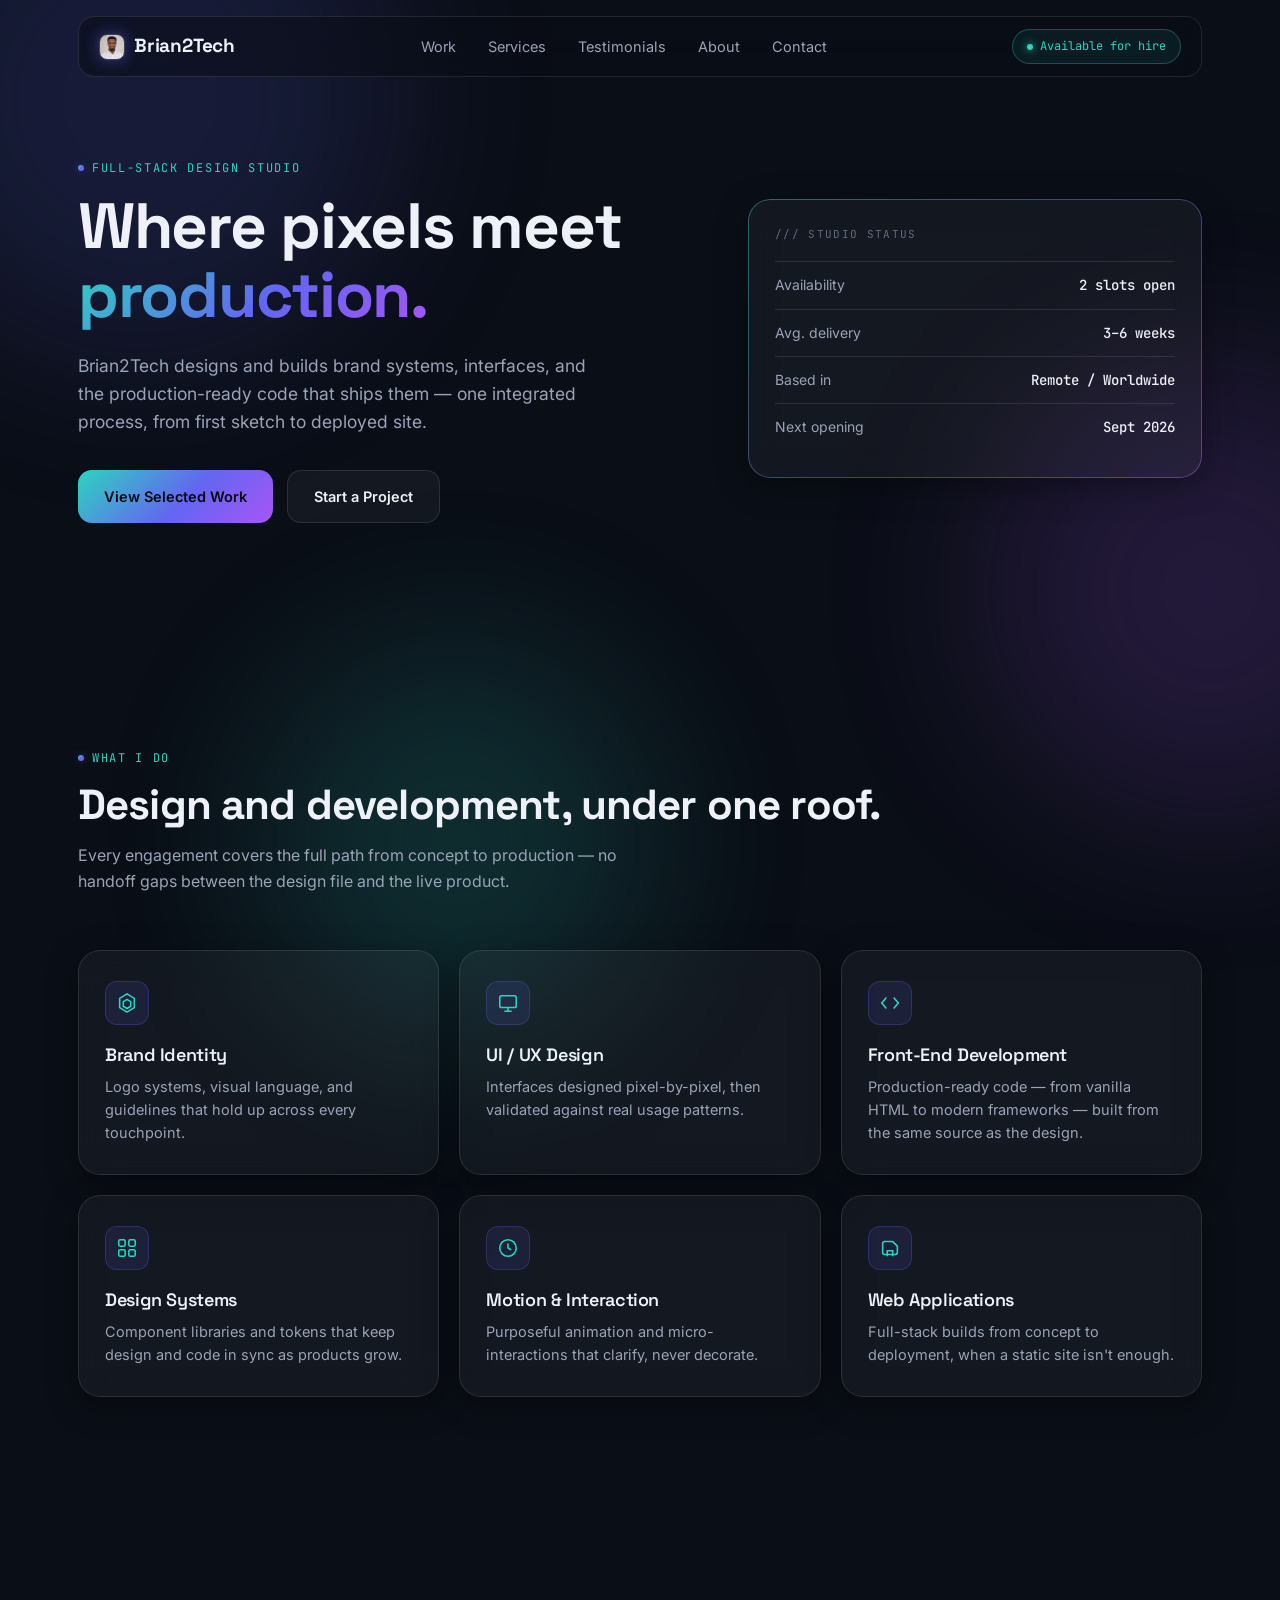
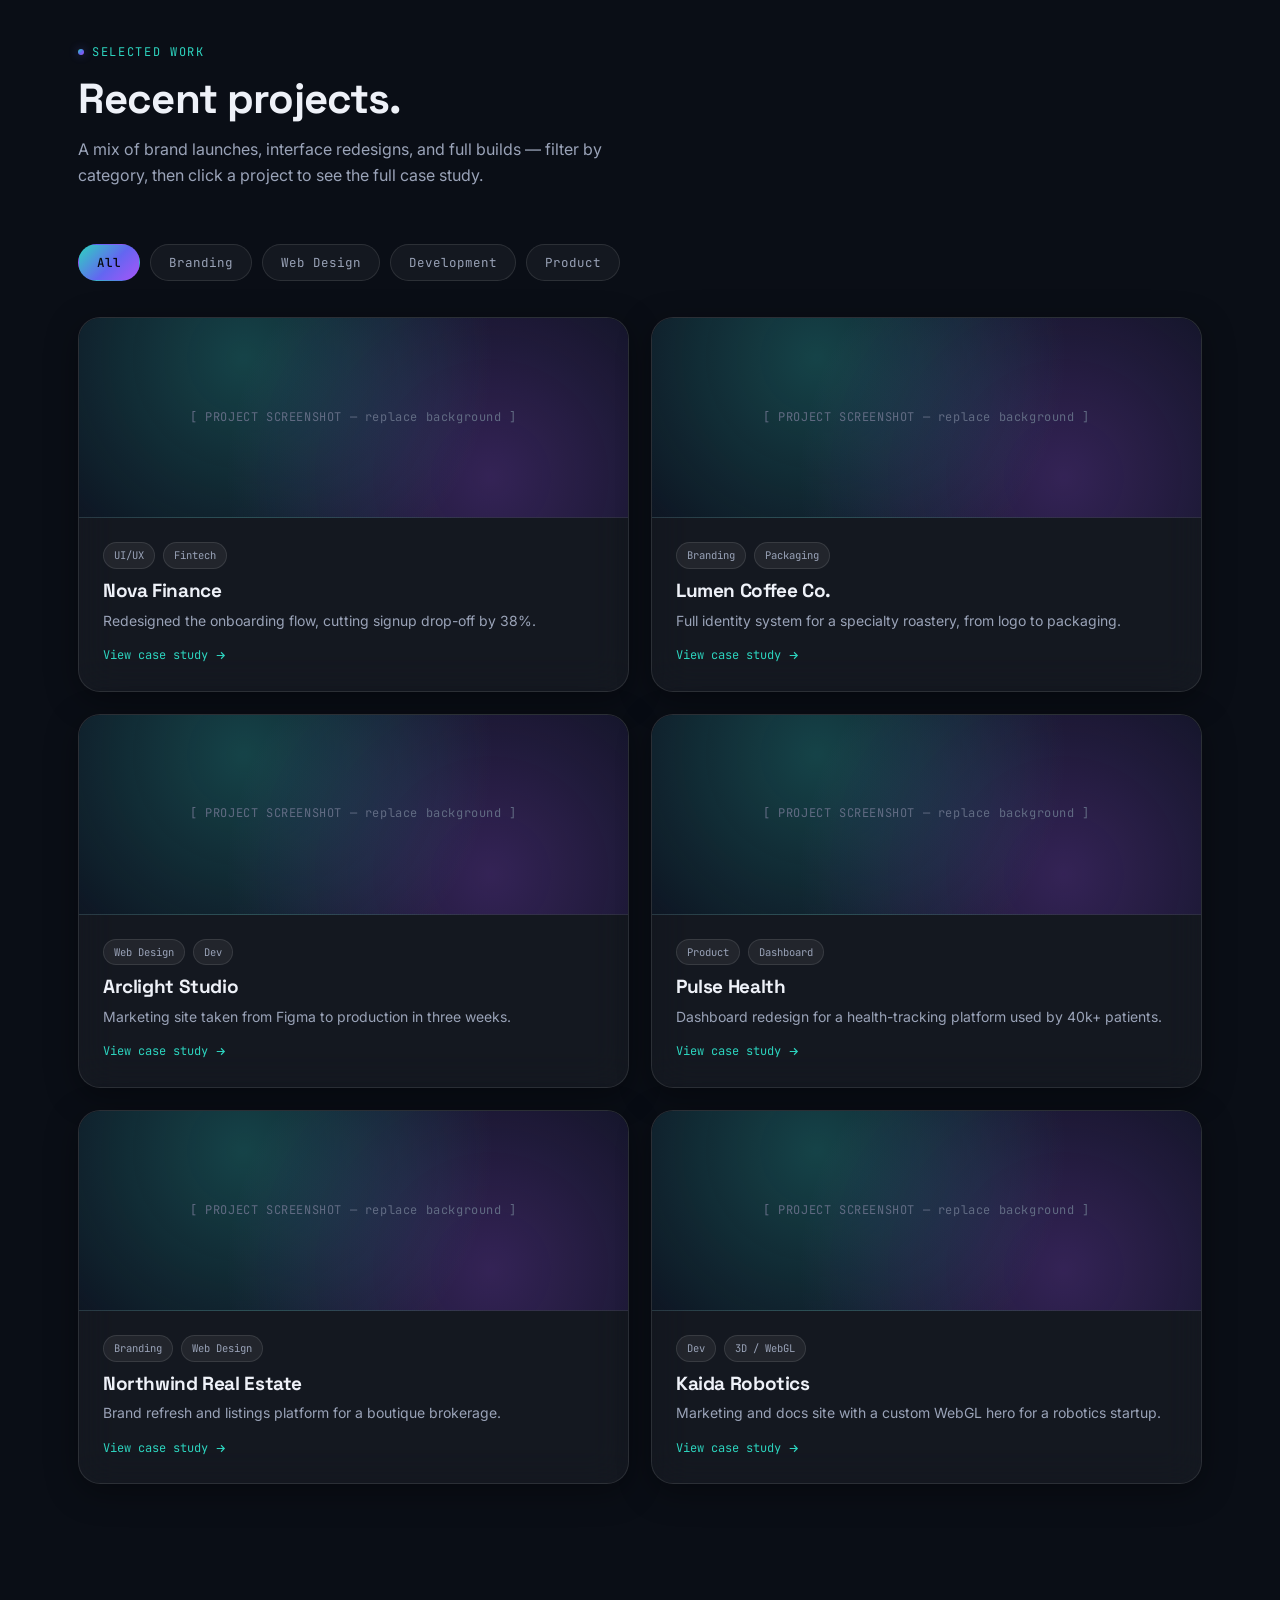
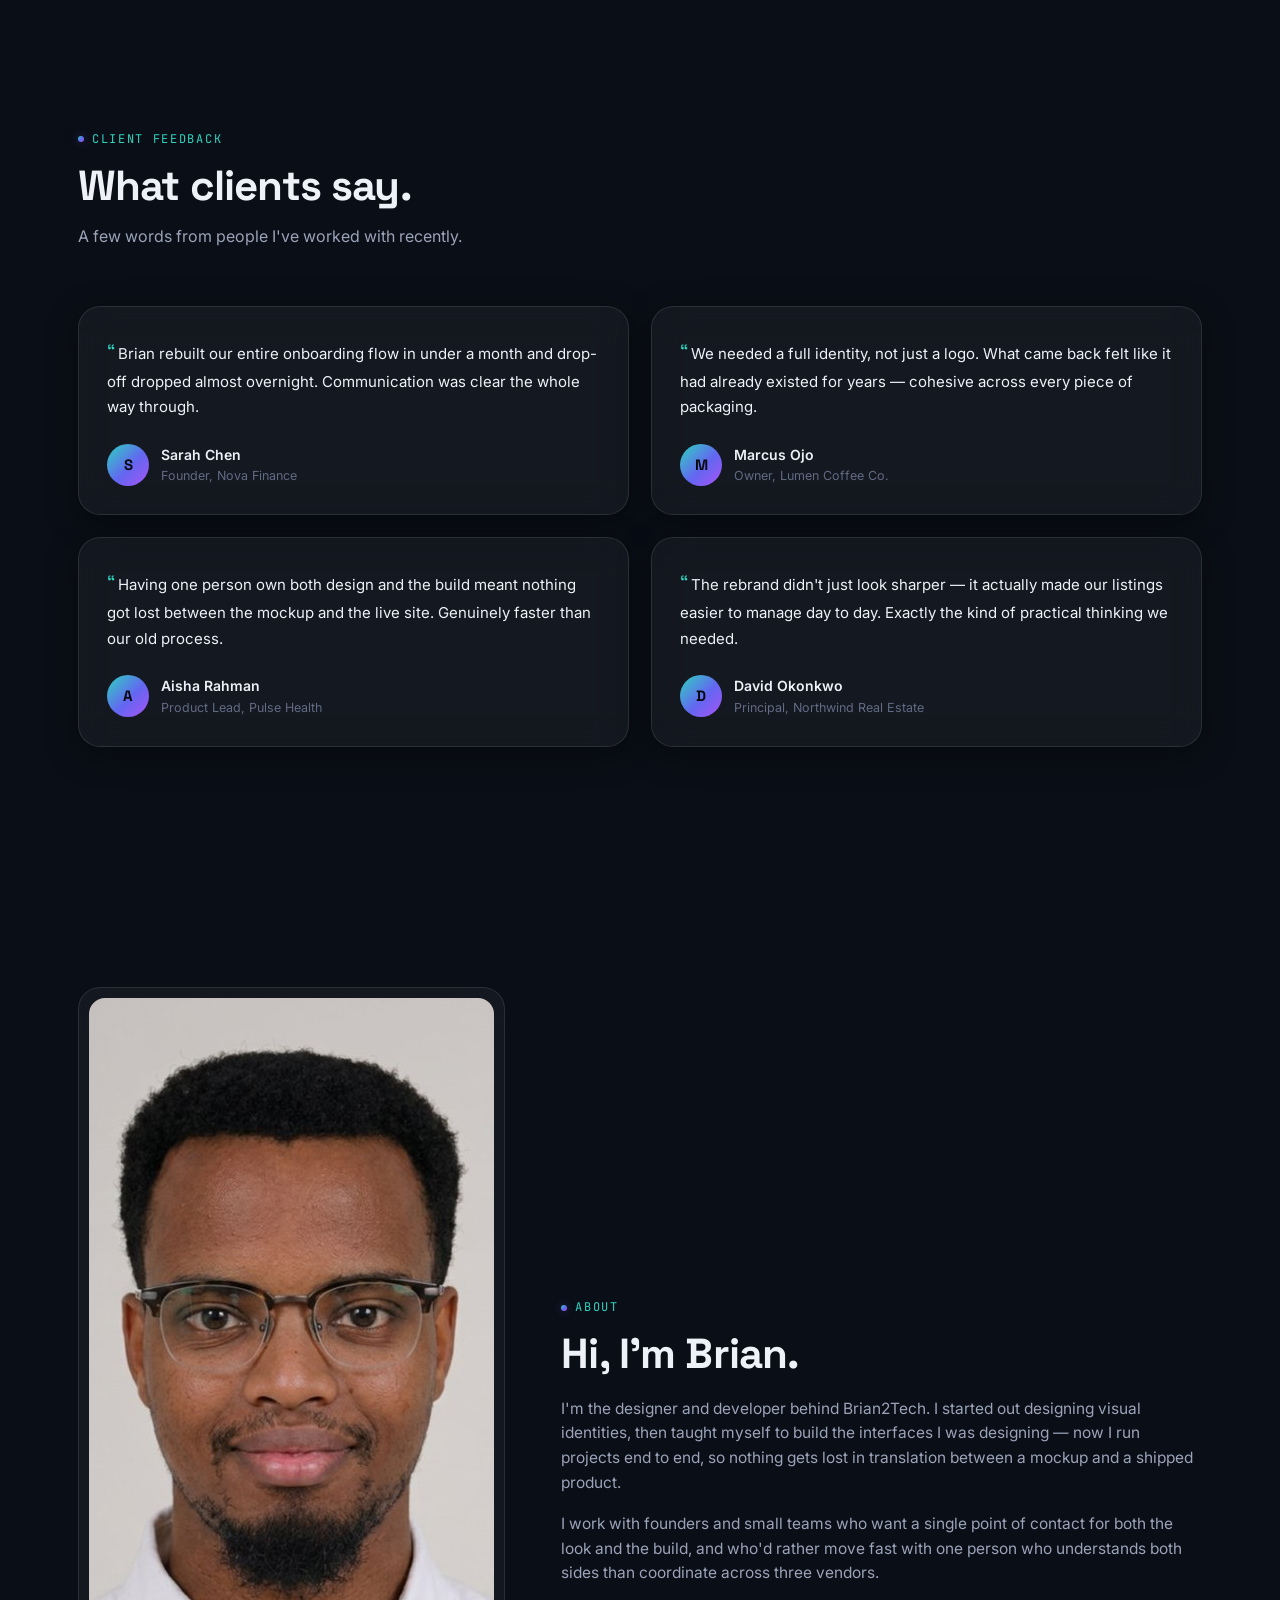
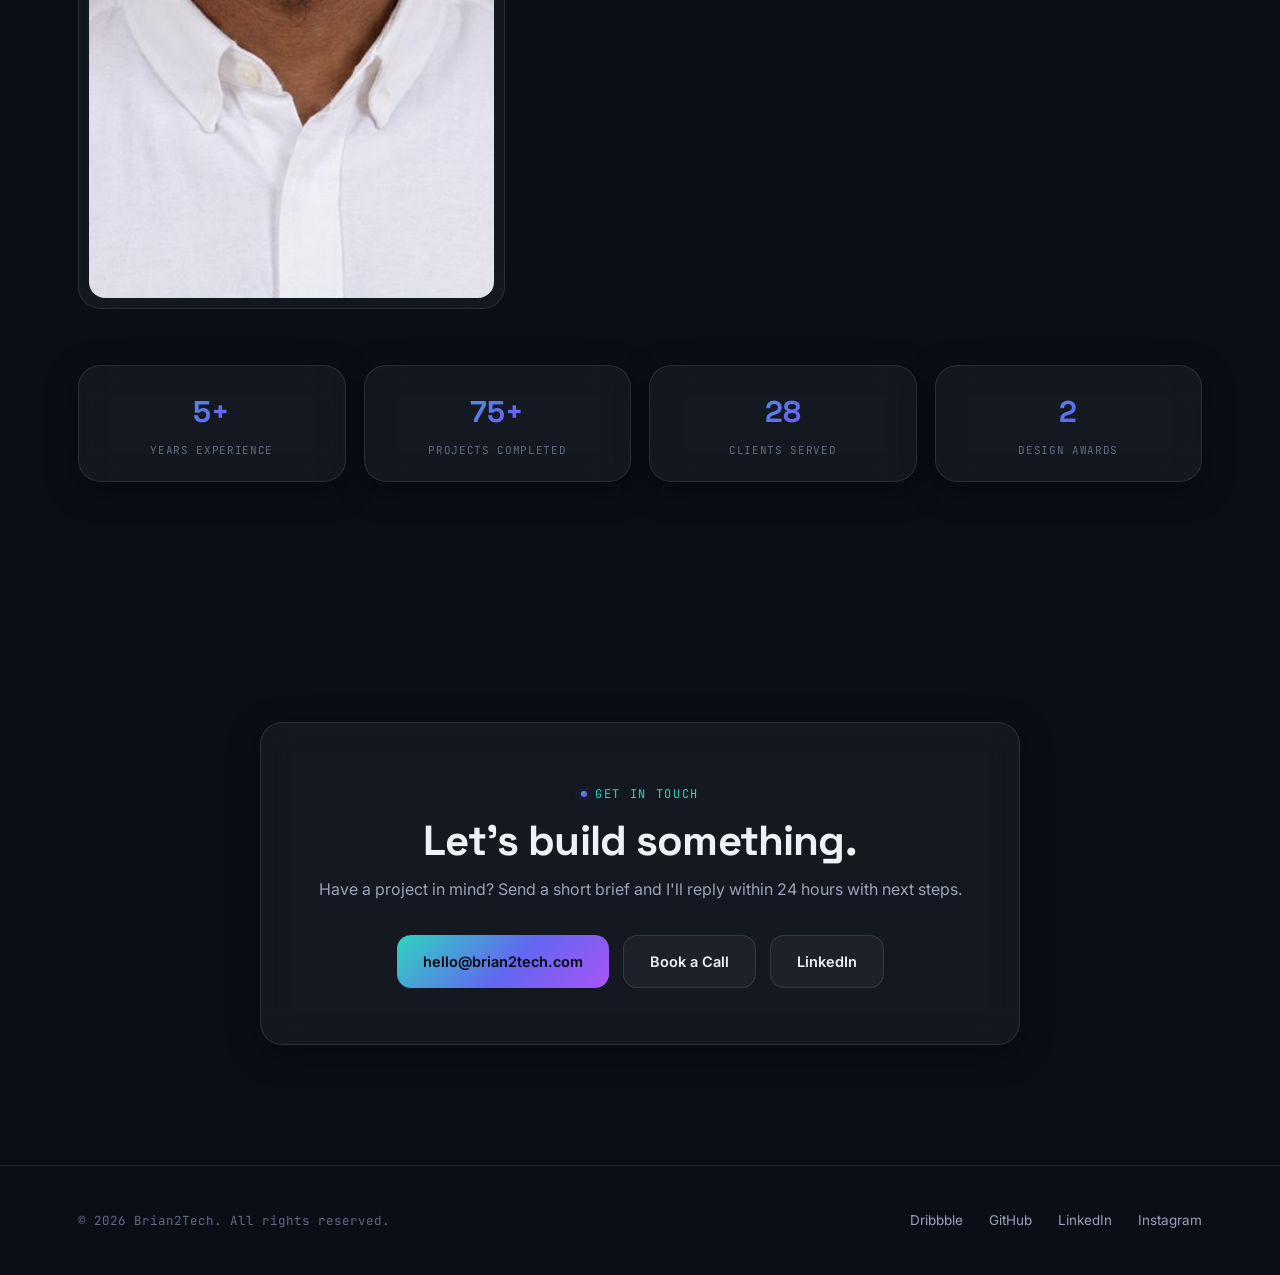
<file: index.html>
<!DOCTYPE html>
<html lang="en">
<head>
<meta charset="UTF-8">
<meta name="viewport" content="width=device-width, initial-scale=1.0">
<title>Brian2Tech — Full-Stack Design Studio</title>
<meta name="description" content="Brian2Tech is a full-stack graphic design studio — brand systems, interfaces, and the production code that ships them.">

<!-- Social preview (shown when the link is shared on LinkedIn, X, Slack, etc.)
     PLACEHOLDER: update the og:url once your GitHub Pages URL is live -->
<meta property="og:title" content="Brian2Tech — Full-Stack Design Studio">
<meta property="og:description" content="Design it. Build it. Ship it.">
<meta property="og:image" content="images/brian-photo.jpg">
<meta property="og:type" content="website">
<meta name="twitter:card" content="summary_large_image">

<link rel="preconnect" href="https://fonts.googleapis.com">
<link rel="preconnect" href="https://fonts.gstatic.com" crossorigin>
<link href="https://fonts.googleapis.com/css2?family=Space+Grotesk:wght@500;600;700&family=Inter:wght@400;500;600&family=JetBrains+Mono:wght@400;500&display=swap" rel="stylesheet">
<link rel="stylesheet" href="styles.css">
<link rel="icon" type="image/png" href="images/favicon-32.png">
<link rel="apple-touch-icon" href="images/apple-touch-icon.png">
</head>
<body>

<div class="orb orb-1" aria-hidden="true"></div>
<div class="orb orb-2" aria-hidden="true"></div>
<div class="orb orb-3" aria-hidden="true"></div>

<!-- ============================================================
     NAV
     ============================================================ -->
<header>
  <div class="nav-inner">
    <nav class="nav-glass">
      <a href="#top" class="logo" aria-label="Brian2Tech home">
        <img class="logo-mark" src="images/brian-logo.png" alt="" width="26" height="26">
        Brian2Tech
      </a>

      <ul class="nav-links" id="navLinks">
        <li><a href="#work">Work</a></li>
        <li><a href="#services">Services</a></li>
        <li><a href="#testimonials">Testimonials</a></li>
        <li><a href="#about">About</a></li>
        <li><a href="#contact">Contact</a></li>
      </ul>

      <div class="nav-right">
        <span class="status-pill"><span class="dot" aria-hidden="true"></span>Available for hire</span>
        <button class="nav-toggle" id="navToggle" aria-label="Toggle navigation menu" aria-expanded="false" aria-controls="navLinks">☰</button>
      </div>
    </nav>
  </div>
</header>

<main id="top">

  <!-- ============================================================
       HERO
       ============================================================ -->
  <div class="wrap">
    <section class="hero">
      <div>
        <span class="eyebrow">Full-stack design studio</span>
        <h1>Where pixels meet <span class="grad">production.</span></h1>
        <p class="hero-sub">
          <!-- PLACEHOLDER COPY: adjust positioning statement to match real service offering -->
          Brian2Tech designs and builds brand systems, interfaces, and the
          production-ready code that ships them — one integrated process,
          from first sketch to deployed site.
        </p>
        <div class="cta-row">
          <a href="#work" class="btn btn-primary">View Selected Work</a>
          <a href="#contact" class="btn btn-ghost">Start a Project</a>
        </div>
      </div>

      <div class="hero-card glass reveal">
        <div class="hero-card-label">/// Studio status</div>
        <div class="hero-card-row"><span>Availability</span><span class="live">2 slots open</span></div>
        <div class="hero-card-row"><span>Avg. delivery</span><span>3–6 weeks</span></div>
        <div class="hero-card-row"><span>Based in</span><span>Remote / Worldwide</span></div>
        <div class="hero-card-row"><span>Next opening</span><span>Sept 2026</span></div>
      </div>
    </section>
  </div>

  <!-- ============================================================
       SERVICES
       ============================================================ -->
  <section id="services">
    <div class="wrap">
      <span class="eyebrow">What I do</span>
      <h2 class="reveal">Design and development, under one roof.</h2>
      <p class="section-sub reveal">
        Every engagement covers the full path from concept to production —
        no handoff gaps between the design file and the live product.
      </p>

      <div class="services-grid">
        <div class="service-card glass spotlight reveal">
          <div class="service-icon" aria-hidden="true"><svg width="22" height="22" viewBox="0 0 24 24" fill="none" stroke="currentColor" stroke-width="1.7"><path d="M12 2 L20 7 V17 L12 22 L4 17 V7 Z"/><path d="M12 8 L16 10.5 V15.5 L12 18 L8 15.5 V10.5 Z"/></svg></div>
          <h3>Brand Identity</h3>
          <p>Logo systems, visual language, and guidelines that hold up across every touchpoint.</p>
        </div>
        <div class="service-card glass spotlight reveal">
          <div class="service-icon" aria-hidden="true"><svg width="22" height="22" viewBox="0 0 24 24" fill="none" stroke="currentColor" stroke-width="1.7"><rect x="3" y="4" width="18" height="13" rx="2"/><path d="M8 21h8M12 17v4"/></svg></div>
          <h3>UI / UX Design</h3>
          <p>Interfaces designed pixel-by-pixel, then validated against real usage patterns.</p>
        </div>
        <div class="service-card glass spotlight reveal">
          <div class="service-icon" aria-hidden="true"><svg width="22" height="22" viewBox="0 0 24 24" fill="none" stroke="currentColor" stroke-width="1.7"><path d="M8 6 3 12l5 6M16 6l5 6-5 6"/></svg></div>
          <h3>Front-End Development</h3>
          <p>Production-ready code — from vanilla HTML to modern frameworks — built from the same source as the design.</p>
        </div>
        <div class="service-card glass spotlight reveal">
          <div class="service-icon" aria-hidden="true"><svg width="22" height="22" viewBox="0 0 24 24" fill="none" stroke="currentColor" stroke-width="1.7"><rect x="3" y="3" width="7" height="7" rx="1.5"/><rect x="14" y="3" width="7" height="7" rx="1.5"/><rect x="3" y="14" width="7" height="7" rx="1.5"/><rect x="14" y="14" width="7" height="7" rx="1.5"/></svg></div>
          <h3>Design Systems</h3>
          <p>Component libraries and tokens that keep design and code in sync as products grow.</p>
        </div>
        <div class="service-card glass spotlight reveal">
          <div class="service-icon" aria-hidden="true"><svg width="22" height="22" viewBox="0 0 24 24" fill="none" stroke="currentColor" stroke-width="1.7"><circle cx="12" cy="12" r="9"/><path d="M12 7v5l3.5 2"/></svg></div>
          <h3>Motion & Interaction</h3>
          <p>Purposeful animation and micro-interactions that clarify, never decorate.</p>
        </div>
        <div class="service-card glass spotlight reveal">
          <div class="service-icon" aria-hidden="true"><svg width="22" height="22" viewBox="0 0 24 24" fill="none" stroke="currentColor" stroke-width="1.7"><path d="M4 17V7a2 2 0 0 1 2-2h9l5 5v7a2 2 0 0 1-2 2H6a2 2 0 0 1-2-2Z"/><path d="M9 21v-6h6v6"/></svg></div>
          <h3>Web Applications</h3>
          <p>Full-stack builds from concept to deployment, when a static site isn't enough.</p>
        </div>
      </div>
    </div>
  </section>

  <!-- ============================================================
       SELECTED WORK — each card links to project.html?id=... for a
       full case-study page. Add a new project by (1) adding a card
       here and (2) adding a matching entry in project.html's data.
       ============================================================ -->
  <section id="work">
    <div class="wrap">
      <span class="eyebrow">Selected work</span>
      <h2 class="reveal">Recent projects.</h2>
      <p class="section-sub reveal">
        A mix of brand launches, interface redesigns, and full builds —
        filter by category, then click a project to see the full case study.
      </p>

      <div class="filter-row" role="group" aria-label="Filter projects by category">
        <button class="filter-btn active" data-filter="all">All</button>
        <button class="filter-btn" data-filter="branding">Branding</button>
        <button class="filter-btn" data-filter="web">Web Design</button>
        <button class="filter-btn" data-filter="dev">Development</button>
        <button class="filter-btn" data-filter="product">Product</button>
      </div>

      <div class="work-grid" id="workGrid">

        <a href="project.html?id=nova-finance" class="work-card glass reveal" data-category="product web">
          <div class="work-thumb">[ PROJECT SCREENSHOT — replace background ]</div>
          <div class="work-body">
            <div class="work-tags"><span class="tag">UI/UX</span><span class="tag">Fintech</span></div>
            <h3>Nova Finance</h3>
            <p>Redesigned the onboarding flow, cutting signup drop-off by 38%.</p>
            <span class="work-link">View case study <svg width="13" height="13" viewBox="0 0 24 24" fill="none" stroke="currentColor" stroke-width="2"><path d="M5 12h14M13 6l6 6-6 6"/></svg></span>
          </div>
        </a>

        <a href="project.html?id=lumen-coffee" class="work-card glass reveal" data-category="branding">
          <div class="work-thumb">[ PROJECT SCREENSHOT — replace background ]</div>
          <div class="work-body">
            <div class="work-tags"><span class="tag">Branding</span><span class="tag">Packaging</span></div>
            <h3>Lumen Coffee Co.</h3>
            <p>Full identity system for a specialty roastery, from logo to packaging.</p>
            <span class="work-link">View case study <svg width="13" height="13" viewBox="0 0 24 24" fill="none" stroke="currentColor" stroke-width="2"><path d="M5 12h14M13 6l6 6-6 6"/></svg></span>
          </div>
        </a>

        <a href="project.html?id=arclight-studio" class="work-card glass reveal" data-category="web dev">
          <div class="work-thumb">[ PROJECT SCREENSHOT — replace background ]</div>
          <div class="work-body">
            <div class="work-tags"><span class="tag">Web Design</span><span class="tag">Dev</span></div>
            <h3>Arclight Studio</h3>
            <p>Marketing site taken from Figma to production in three weeks.</p>
            <span class="work-link">View case study <svg width="13" height="13" viewBox="0 0 24 24" fill="none" stroke="currentColor" stroke-width="2"><path d="M5 12h14M13 6l6 6-6 6"/></svg></span>
          </div>
        </a>

        <a href="project.html?id=pulse-health" class="work-card glass reveal" data-category="product">
          <div class="work-thumb">[ PROJECT SCREENSHOT — replace background ]</div>
          <div class="work-body">
            <div class="work-tags"><span class="tag">Product</span><span class="tag">Dashboard</span></div>
            <h3>Pulse Health</h3>
            <p>Dashboard redesign for a health-tracking platform used by 40k+ patients.</p>
            <span class="work-link">View case study <svg width="13" height="13" viewBox="0 0 24 24" fill="none" stroke="currentColor" stroke-width="2"><path d="M5 12h14M13 6l6 6-6 6"/></svg></span>
          </div>
        </a>

        <a href="project.html?id=northwind-realestate" class="work-card glass reveal" data-category="branding web">
          <div class="work-thumb">[ PROJECT SCREENSHOT — replace background ]</div>
          <div class="work-body">
            <div class="work-tags"><span class="tag">Branding</span><span class="tag">Web Design</span></div>
            <h3>Northwind Real Estate</h3>
            <p>Brand refresh and listings platform for a boutique brokerage.</p>
            <span class="work-link">View case study <svg width="13" height="13" viewBox="0 0 24 24" fill="none" stroke="currentColor" stroke-width="2"><path d="M5 12h14M13 6l6 6-6 6"/></svg></span>
          </div>
        </a>

        <a href="project.html?id=kaida-robotics" class="work-card glass reveal" data-category="dev">
          <div class="work-thumb">[ PROJECT SCREENSHOT — replace background ]</div>
          <div class="work-body">
            <div class="work-tags"><span class="tag">Dev</span><span class="tag">3D / WebGL</span></div>
            <h3>Kaida Robotics</h3>
            <p>Marketing and docs site with a custom WebGL hero for a robotics startup.</p>
            <span class="work-link">View case study <svg width="13" height="13" viewBox="0 0 24 24" fill="none" stroke="currentColor" stroke-width="2"><path d="M5 12h14M13 6l6 6-6 6"/></svg></span>
          </div>
        </a>

      </div>
    </div>
  </section>

  <!-- ============================================================
       TESTIMONIALS
       ============================================================ -->
  <section id="testimonials">
    <div class="wrap">
      <span class="eyebrow">Client feedback</span>
      <h2 class="reveal">What clients say.</h2>
      <p class="section-sub reveal">
        <!-- PLACEHOLDER: replace with real client quotes once you have them -->
        A few words from people I've worked with recently.
      </p>

      <div class="testimonial-grid">
        <div class="testimonial-card glass spotlight reveal">
          <p class="testimonial-quote">Brian rebuilt our entire onboarding flow in under a month and drop-off dropped almost overnight. Communication was clear the whole way through.</p>
          <div class="testimonial-person">
            <div class="testimonial-avatar" aria-hidden="true">S</div>
            <div>
              <div class="testimonial-name">Sarah Chen</div>
              <div class="testimonial-role">Founder, Nova Finance</div>
            </div>
          </div>
        </div>

        <div class="testimonial-card glass spotlight reveal">
          <p class="testimonial-quote">We needed a full identity, not just a logo. What came back felt like it had already existed for years — cohesive across every piece of packaging.</p>
          <div class="testimonial-person">
            <div class="testimonial-avatar" aria-hidden="true">M</div>
            <div>
              <div class="testimonial-name">Marcus Ojo</div>
              <div class="testimonial-role">Owner, Lumen Coffee Co.</div>
            </div>
          </div>
        </div>

        <div class="testimonial-card glass spotlight reveal">
          <p class="testimonial-quote">Having one person own both design and the build meant nothing got lost between the mockup and the live site. Genuinely faster than our old process.</p>
          <div class="testimonial-person">
            <div class="testimonial-avatar" aria-hidden="true">A</div>
            <div>
              <div class="testimonial-name">Aisha Rahman</div>
              <div class="testimonial-role">Product Lead, Pulse Health</div>
            </div>
          </div>
        </div>

        <div class="testimonial-card glass spotlight reveal">
          <p class="testimonial-quote">The rebrand didn't just look sharper — it actually made our listings easier to manage day to day. Exactly the kind of practical thinking we needed.</p>
          <div class="testimonial-person">
            <div class="testimonial-avatar" aria-hidden="true">D</div>
            <div>
              <div class="testimonial-name">David Okonkwo</div>
              <div class="testimonial-role">Principal, Northwind Real Estate</div>
            </div>
          </div>
        </div>
      </div>
    </div>
  </section>

  <!-- ============================================================
       ABOUT
       ============================================================ -->
  <section id="about">
    <div class="wrap">
      <div class="about-grid">
        <div class="about-photo-frame reveal">
          <img class="about-photo" src="images/brian-photo.jpg" alt="Brian, founder of Brian2Tech" width="900" height="900" loading="lazy">
        </div>
        <div class="about-text reveal">
          <span class="eyebrow">About</span>
          <h2>Hi, I'm Brian.</h2>
          <!-- PLACEHOLDER BIO — replace with real background and design philosophy -->
          <p>
            I'm the designer and developer behind Brian2Tech. I started out
            designing visual identities, then taught myself to build the
            interfaces I was designing — now I run projects end to end, so
            nothing gets lost in translation between a mockup and a shipped
            product.
          </p>
          <p>
            I work with founders and small teams who want a single point of
            contact for both the look and the build, and who'd rather move
            fast with one person who understands both sides than coordinate
            across three vendors.
          </p>
        </div>
      </div>

      <div class="stats-row">
        <div class="stat-card glass reveal"><div class="stat-num" data-count="8" data-suffix="+">0</div><div class="stat-label">Years experience</div></div>
        <div class="stat-card glass reveal"><div class="stat-num" data-count="120" data-suffix="+">0</div><div class="stat-label">Projects completed</div></div>
        <div class="stat-card glass reveal"><div class="stat-num" data-count="45" data-suffix="">0</div><div class="stat-label">Clients served</div></div>
        <div class="stat-card glass reveal"><div class="stat-num" data-count="3" data-suffix="">0</div><div class="stat-label">Design awards</div></div>
      </div>
    </div>
  </section>

  <!-- ============================================================
       CONTACT
       ============================================================ -->
  <section id="contact">
    <div class="wrap">
      <div class="contact-panel glass reveal">
        <span class="eyebrow">Get in touch</span>
        <h2>Let's build something.</h2>
        <p>
          <!-- PLACEHOLDER: update contact email and platform links -->
          Have a project in mind? Send a short brief and I'll reply within
          24 hours with next steps.
        </p>
        <div class="contact-actions">
          <a href="mailto:hello@brian2tech.com" class="btn btn-primary">hello@brian2tech.com</a>
          <a href="https://cal.com/" class="btn btn-ghost" target="_blank" rel="noopener">Book a Call</a>
          <a href="https://linkedin.com/" class="btn btn-ghost" target="_blank" rel="noopener">LinkedIn</a>
        </div>
      </div>
    </div>
  </section>

</main>

<footer>
  <div class="wrap footer-inner">
    <span class="footer-copy">© <span id="year"></span> Brian2Tech. All rights reserved.</span>
    <!-- PLACEHOLDER: update social / platform links -->
    <div class="footer-links">
      <a href="https://dribbble.com/" target="_blank" rel="noopener">Dribbble</a>
      <a href="https://github.com/" target="_blank" rel="noopener">GitHub</a>
      <a href="https://linkedin.com/" target="_blank" rel="noopener">LinkedIn</a>
      <a href="https://instagram.com/" target="_blank" rel="noopener">Instagram</a>
    </div>
  </div>
</footer>

<script src="app.js"></script>
<script>
(function () {
  "use strict";
  // ---- work filter (page-specific, stays inline) ----
  var filterBtns = document.querySelectorAll('.filter-btn');
  var workCards = document.querySelectorAll('.work-card');
  filterBtns.forEach(function (btn) {
    btn.addEventListener('click', function () {
      filterBtns.forEach(function (b) { b.classList.remove('active'); });
      btn.classList.add('active');
      var filter = btn.getAttribute('data-filter');
      workCards.forEach(function (card) {
        var cats = card.getAttribute('data-category');
        var match = (filter === 'all') || cats.indexOf(filter) !== -1;
        card.classList.toggle('hidden', !match);
      });
    });
  });
})();
</script>

</body>
</html>
</file>
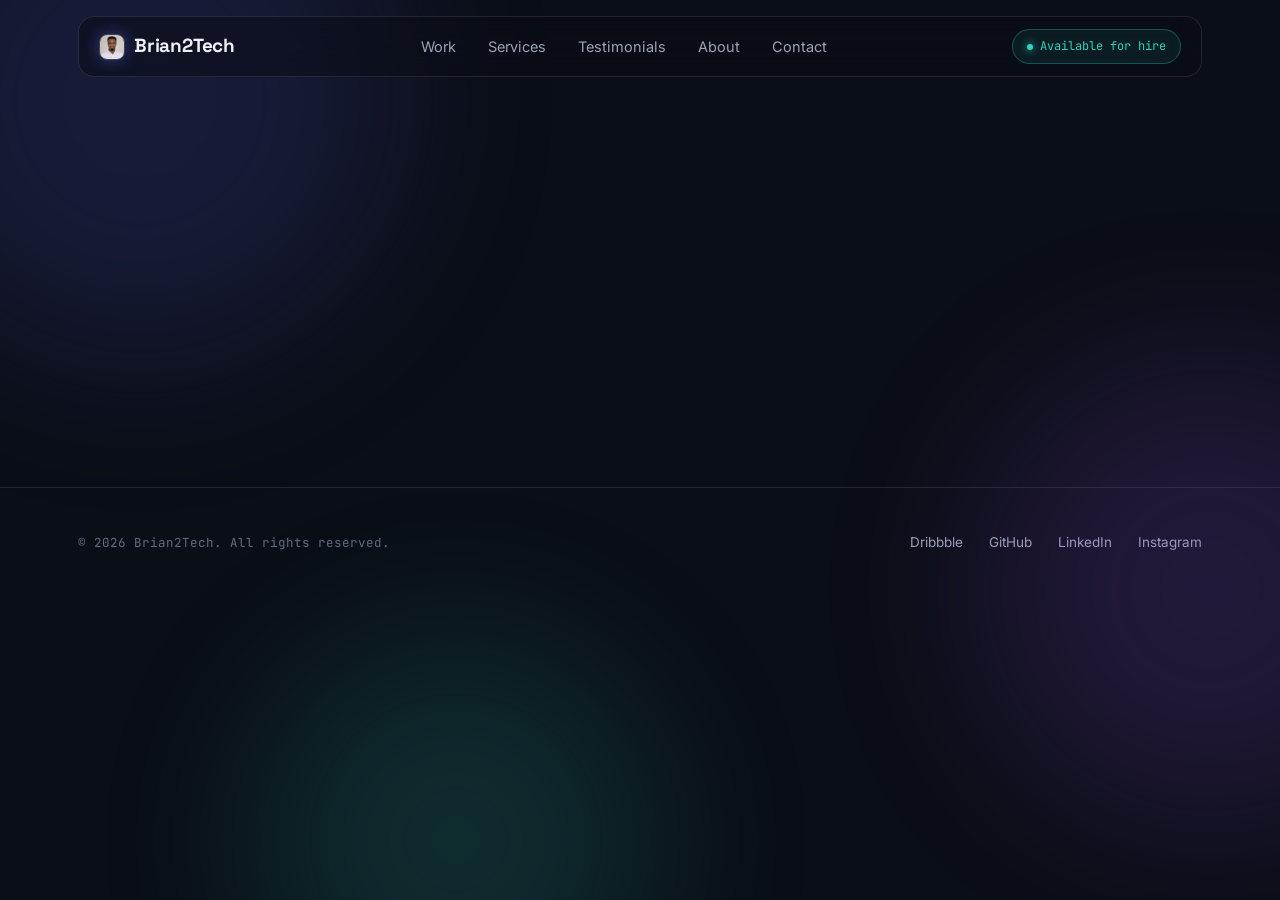
<file: project.html>
<!DOCTYPE html>
<html lang="en">
<head>
<meta charset="UTF-8">
<meta name="viewport" content="width=device-width, initial-scale=1.0">
<title>Project — Brian2Tech</title>
<meta name="description" content="Case study — Brian2Tech, full-stack design studio.">

<link rel="preconnect" href="https://fonts.googleapis.com">
<link rel="preconnect" href="https://fonts.gstatic.com" crossorigin>
<link href="https://fonts.googleapis.com/css2?family=Space+Grotesk:wght@500;600;700&family=Inter:wght@400;500;600&family=JetBrains+Mono:wght@400;500&display=swap" rel="stylesheet">
<link rel="stylesheet" href="styles.css">
<link rel="icon" type="image/png" href="images/favicon-32.png">
<link rel="apple-touch-icon" href="images/apple-touch-icon.png">
</head>
<body>

<div class="orb orb-1" aria-hidden="true"></div>
<div class="orb orb-2" aria-hidden="true"></div>
<div class="orb orb-3" aria-hidden="true"></div>

<header>
  <div class="nav-inner">
    <nav class="nav-glass">
      <a href="index.html" class="logo" aria-label="Brian2Tech home">
        <img class="logo-mark" src="images/brian-logo.png" alt="" width="26" height="26">
        Brian2Tech
      </a>
      <ul class="nav-links" id="navLinks">
        <li><a href="index.html#work">Work</a></li>
        <li><a href="index.html#services">Services</a></li>
        <li><a href="index.html#testimonials">Testimonials</a></li>
        <li><a href="index.html#about">About</a></li>
        <li><a href="index.html#contact">Contact</a></li>
      </ul>
      <div class="nav-right">
        <span class="status-pill"><span class="dot" aria-hidden="true"></span>Available for hire</span>
        <button class="nav-toggle" id="navToggle" aria-label="Toggle navigation menu" aria-expanded="false" aria-controls="navLinks">☰</button>
      </div>
    </nav>
  </div>
</header>

<main>
  <div class="wrap">

    <!-- Rendered by script below. If the ?id= param doesn't match a
         project, a "not found" state is shown instead. -->
    <div id="projectRoot"></div>

  </div>
</main>

<footer>
  <div class="wrap footer-inner">
    <span class="footer-copy">© <span id="year"></span> Brian2Tech. All rights reserved.</span>
    <div class="footer-links">
      <a href="https://dribbble.com/" target="_blank" rel="noopener">Dribbble</a>
      <a href="https://github.com/" target="_blank" rel="noopener">GitHub</a>
      <a href="https://linkedin.com/" target="_blank" rel="noopener">LinkedIn</a>
      <a href="https://instagram.com/" target="_blank" rel="noopener">Instagram</a>
    </div>
  </div>
</footer>

<script src="app.js"></script>
<script>
(function () {
  "use strict";

  /* ============================================================
     PROJECT DATA
     To add a new project: add an entry here with a unique key,
     then link to it from index.html as project.html?id=your-key
     ============================================================ */
  var PROJECTS = {
    "nova-finance": {
      title: "Nova Finance",
      tagline: "Redesigning onboarding for a consumer fintech app.",
      tags: ["UI/UX", "Fintech"],
      client: "Nova Finance",
      year: "2025",
      role: "Product design + front-end build",
      overview: "Nova Finance came to us with a signup flow that was losing more than half of new users before they finished creating an account. The brief was simple: find out why, and fix it without a full rebuild.",
      challenge: "The existing flow asked for financial details before users understood the product's value. Screens were dense, error states were unclear, and there was no way to save progress and return later.",
      approach: "We restructured the flow around a single question per screen, moved account verification to the end, and added inline validation with plain-language error messages. Every screen was prototyped and tested with real users before a line of production code was written.",
      results: [
        { num: "38%", label: "Drop-off reduced" },
        { num: "2.1x", label: "Faster completion" },
        { num: "4 wks", label: "Design to launch" }
      ],
      gallery: 4,
      prev: "kaida-robotics",
      next: "lumen-coffee"
    },
    "lumen-coffee": {
      title: "Lumen Coffee Co.",
      tagline: "A full identity system for a specialty roastery.",
      tags: ["Branding", "Packaging"],
      client: "Lumen Coffee Co.",
      year: "2024",
      role: "Brand identity + packaging design",
      overview: "Lumen was launching as a specialty roastery with no existing brand. They needed an identity that could work on a coffee bag, a delivery van, and a café sign — and feel consistent across all three.",
      challenge: "Specialty coffee branding tends to look the same across the category — hand-lettered marks, muted earth tones. Lumen wanted to stand apart while still reading as premium and trustworthy.",
      approach: "We built the identity around a warm, high-contrast palette and a custom wordmark with a distinct 'L' motif that could work as a standalone icon. Packaging used a modular label system so new roasts could launch without redesigning the whole line.",
      results: [
        { num: "12", label: "Packaging SKUs launched" },
        { num: "1", label: "Cohesive system" },
        { num: "6 wks", label: "Concept to print" }
      ],
      gallery: 4,
      prev: "nova-finance",
      next: "arclight-studio"
    },
    "arclight-studio": {
      title: "Arclight Studio",
      tagline: "Marketing site, from Figma file to production.",
      tags: ["Web Design", "Dev"],
      client: "Arclight Studio",
      year: "2025",
      role: "Web design + front-end development",
      overview: "Arclight had a design file for their new marketing site but no one to build it. We took the existing direction, refined it, and shipped a fully responsive, production-ready site.",
      challenge: "The original design wasn't built with real content or responsive behavior in mind — several sections would have broken on mobile or with longer copy.",
      approach: "We audited the design system, fixed spacing and type scale inconsistencies, and rebuilt every section to hold up across breakpoints and real content lengths, then handed off clean, documented code.",
      results: [
        { num: "3 wks", label: "Design to live site" },
        { num: "98", label: "Lighthouse performance" },
        { num: "100%", label: "Mobile responsive" }
      ],
      gallery: 4,
      prev: "lumen-coffee",
      next: "pulse-health"
    },
    "pulse-health": {
      title: "Pulse Health",
      tagline: "Dashboard redesign for a health-tracking platform.",
      tags: ["Product", "Dashboard"],
      client: "Pulse Health",
      year: "2024",
      role: "Product design",
      overview: "Pulse Health's patient dashboard had grown feature by feature over three years with no consistent system, making it hard for patients to find what mattered.",
      challenge: "Clinicians and patients used the same dashboard for very different tasks, and the existing layout treated every metric with equal visual weight — nothing stood out.",
      approach: "We introduced a clear information hierarchy, grouped related metrics into scannable cards, and ran the redesign past real patients before finalizing. Rollout was gradual, with the old and new dashboards running side by side during testing.",
      results: [
        { num: "40k+", label: "Active patients" },
        { num: "31%", label: "Faster task completion" },
        { num: "4.7/5", label: "Post-launch satisfaction" }
      ],
      gallery: 4,
      prev: "arclight-studio",
      next: "northwind-realestate"
    },
    "northwind-realestate": {
      title: "Northwind Real Estate",
      tagline: "Brand refresh and listings platform for a boutique brokerage.",
      tags: ["Branding", "Web Design"],
      client: "Northwind Real Estate",
      year: "2025",
      role: "Brand refresh + web platform",
      overview: "Northwind had an outdated brand and a listings site that couldn't keep up with their growing inventory. We refreshed both together so they'd feel like one product.",
      challenge: "The old brand didn't match the caliber of properties Northwind was now listing, and the listings site required manual updates for every new property.",
      approach: "We refreshed the wordmark and palette, then built a listings platform with a simple content system so the team could add properties themselves without touching code.",
      results: [
        { num: "60%", label: "Faster listing updates" },
        { num: "1", label: "Unified brand system" },
        { num: "5 wks", label: "Full delivery" }
      ],
      gallery: 4,
      prev: "pulse-health",
      next: "kaida-robotics"
    },
    "kaida-robotics": {
      title: "Kaida Robotics",
      tagline: "Marketing and docs site with a custom WebGL hero.",
      tags: ["Dev", "3D / WebGL"],
      client: "Kaida Robotics",
      year: "2025",
      role: "Front-end development",
      overview: "Kaida needed a marketing site that could show off their hardware without relying on video, plus a documentation section for their developer partners.",
      challenge: "Static product photography wasn't communicating how the hardware actually moved, and the docs needed to be easy for the internal team to update without a CMS.",
      approach: "We built an interactive WebGL hero that let visitors rotate a 3D model of the product, and a lightweight docs system built from versioned markdown files.",
      results: [
        { num: "2.4x", label: "Time on page" },
        { num: "0", label: "CMS dependencies" },
        { num: "5 wks", label: "Design to launch" }
      ],
      gallery: 4,
      prev: "northwind-realestate",
      next: "nova-finance"
    }
  };

  var params = new URLSearchParams(window.location.search);
  var id = params.get('id');
  var project = id ? PROJECTS[id] : null;
  var root = document.getElementById('projectRoot');

  function escapeHtml(str) {
    var div = document.createElement('div');
    div.textContent = str;
    return div.innerHTML;
  }

  if (!project) {
    root.innerHTML =
      '<div class="not-found reveal">' +
        '<span class="eyebrow">404</span>' +
        '<h1>Project not found</h1>' +
        '<p>The project you\'re looking for doesn\'t exist or may have moved.</p>' +
        '<a href="index.html#work" class="btn btn-primary">Back to work</a>' +
      '</div>';
  } else {
    document.title = project.title + ' — Brian2Tech';

    var tagsHtml = project.tags.map(function (t) { return '<span class="tag">' + escapeHtml(t) + '</span>'; }).join('');
    var resultsHtml = project.results.map(function (r) {
      return '<div class="project-result"><span class="project-result-label">' + escapeHtml(r.label) + '</span><span class="project-result-num">' + escapeHtml(r.num) + '</span></div>';
    }).join('');
    var galleryHtml = '';
    for (var i = 0; i < project.gallery; i++) {
      galleryHtml += '<div class="project-gallery-item">[ IMAGE ' + (i + 1) + ' — replace background ]</div>';
    }
    var prevProject = PROJECTS[project.prev];
    var nextProject = PROJECTS[project.next];

    root.innerHTML =
      '<section class="project-hero">' +
        '<a href="index.html#work" class="breadcrumb reveal">&larr; Back to work</a>' +
        '<div class="reveal">' +
          '<div class="work-tags" style="margin-bottom:16px;">' + tagsHtml + '</div>' +
          '<h1>' + escapeHtml(project.title) + '</h1>' +
          '<p class="project-hero-sub">' + escapeHtml(project.tagline) + '</p>' +
        '</div>' +
        '<div class="project-meta-row reveal">' +
          '<div class="project-meta-item"><div class="project-meta-label">Client</div><div class="project-meta-value">' + escapeHtml(project.client) + '</div></div>' +
          '<div class="project-meta-item"><div class="project-meta-label">Year</div><div class="project-meta-value">' + escapeHtml(project.year) + '</div></div>' +
          '<div class="project-meta-item"><div class="project-meta-label">Role</div><div class="project-meta-value">' + escapeHtml(project.role) + '</div></div>' +
        '</div>' +
        '<div class="project-hero-image reveal">[ PROJECT HERO IMAGE — replace background ]</div>' +
      '</section>' +

      '<section style="padding-top:0;">' +
        '<div class="project-content-grid">' +
          '<div class="project-body reveal">' +
            '<h2>Overview</h2><p>' + escapeHtml(project.overview) + '</p>' +
            '<h2>The challenge</h2><p>' + escapeHtml(project.challenge) + '</p>' +
            '<h2>The approach</h2><p>' + escapeHtml(project.approach) + '</p>' +
            '<h2>Gallery</h2>' +
            '<p style="font-size:13px;color:var(--text-muted);margin-bottom:0;">Placeholder tiles below — replace each with a real project screenshot.</p>' +
            '<div class="project-gallery">' + galleryHtml + '</div>' +
          '</div>' +
          '<div class="reveal">' +
            '<div class="project-sidebar-card glass">' +
              '<h3>Results</h3>' +
              resultsHtml +
            '</div>' +
          '</div>' +
        '</div>' +

        '<div class="project-nav-links reveal">' +
          (prevProject ? '<a class="project-nav-link" href="project.html?id=' + project.prev + '">&larr; ' + escapeHtml(prevProject.title) + '</a>' : '<span></span>') +
          (nextProject ? '<a class="project-nav-link" href="project.html?id=' + project.next + '">' + escapeHtml(nextProject.title) + ' &rarr;</a>' : '<span></span>') +
        '</div>' +
      '</section>';

    // re-run reveal/spotlight setup for the newly injected content
    var reduceMotion = window.matchMedia('(prefers-reduced-motion: reduce)').matches;
    var newReveals = root.querySelectorAll('.reveal');
    if (!reduceMotion && 'IntersectionObserver' in window) {
      var obs = new IntersectionObserver(function (entries) {
        entries.forEach(function (entry) {
          if (entry.isIntersecting) {
            entry.target.classList.add('visible');
            obs.unobserve(entry.target);
          }
        });
      }, { threshold: 0.1 });
      newReveals.forEach(function (el, i) {
        el.style.transitionDelay = Math.min(i * 60, 240) + 'ms';
        obs.observe(el);
      });
    } else {
      newReveals.forEach(function (el) { el.classList.add('visible'); });
    }
  }
})();
</script>

</body>
</html>
</file>
<file: styles.css>
/* ============================================================
   BRIAN2TECH — SHARED STYLESHEET
   Design tokens live in :root — edit these to re-theme everything.
   ============================================================ */
:root{
  /* ---- color: base surfaces ---- */
  --bg-base:        #0a0e16;
  --bg-base-2:      #0d1220;
  --glass-fill:     rgba(255,255,255,0.045);
  --glass-fill-hi:  rgba(255,255,255,0.08);
  --glass-border:   rgba(255,255,255,0.10);
  --glass-border-hi:rgba(255,255,255,0.20);

  /* ---- color: text ---- */
  --text-primary:   #eef1f8;
  --text-secondary: #9aa3b8;
  --text-muted:     #616b83;

  /* ---- color: accent gradient (teal -> indigo -> violet) ---- */
  --accent-1:       #2dd4bf;
  --accent-2:       #6366f1;
  --accent-3:       #a855f7;
  --accent-gradient: linear-gradient(135deg, var(--accent-1) 0%, var(--accent-2) 55%, var(--accent-3) 100%);
  --accent-glow:    rgba(99,102,241,0.45);

  /* ---- type ---- */
  --font-display: 'Space Grotesk', sans-serif;
  --font-body:    'Inter', sans-serif;
  --font-mono:    'JetBrains Mono', monospace;

  /* ---- layout ---- */
  --radius-lg: 22px;
  --radius-md: 16px;
  --radius-sm: 10px;
  --max-width: 1180px;
  --blur: 18px;

  /* ---- shadow ---- */
  --shadow-panel: 0 8px 32px rgba(0,0,0,0.35);
  --shadow-lift:  0 16px 48px rgba(0,0,0,0.45);
}

/* ============================================================
   RESET & BASE
   ============================================================ */
*{margin:0;padding:0;box-sizing:border-box;}
html{scroll-behavior:smooth;}
@media (prefers-reduced-motion: reduce){
  html{scroll-behavior:auto;}
  *{animation-duration:0.001ms !important;animation-iteration-count:1 !important;transition-duration:0.001ms !important;scroll-behavior:auto !important;}
}
body{
  background:var(--bg-base);
  color:var(--text-primary);
  font-family:var(--font-body);
  line-height:1.6;
  overflow-x:hidden;
  position:relative;
}
img{max-width:100%;display:block;}
a{color:inherit;text-decoration:none;}
ul{list-style:none;}
button{font-family:inherit;cursor:pointer;background:none;border:none;color:inherit;}

a:focus-visible, button:focus-visible, input:focus-visible, textarea:focus-visible{
  outline:2px solid var(--accent-1);
  outline-offset:3px;
  border-radius:4px;
}

.wrap{max-width:var(--max-width);margin:0 auto;padding:0 28px;}
section{position:relative;padding:120px 0;}
@media (max-width:768px){ section{padding:80px 0;} }

.eyebrow{
  font-family:var(--font-mono);
  font-size:12px;
  letter-spacing:0.14em;
  text-transform:uppercase;
  color:var(--accent-1);
  display:inline-flex;
  align-items:center;
  gap:8px;
  margin-bottom:14px;
}
.eyebrow::before{
  content:'';
  width:6px;height:6px;border-radius:50%;
  background:var(--accent-gradient);
  box-shadow:0 0 10px var(--accent-glow);
}

h1,h2,h3{
  font-family:var(--font-display);
  font-weight:700;
  letter-spacing:-0.02em;
  line-height:1.08;
}
h2{font-size:clamp(28px,4vw,42px);margin-bottom:16px;}
.section-sub{color:var(--text-secondary);font-size:16px;max-width:560px;margin-bottom:56px;}

.orb{
  position:fixed;
  border-radius:50%;
  filter:blur(90px);
  pointer-events:none;
  z-index:0;
  opacity:0.16;
  will-change:transform;
  transition:transform 0.6s cubic-bezier(0.16,1,0.3,1);
}
.orb-1{width:520px;height:520px;background:var(--accent-2);top:-160px;left:-120px;}
.orb-2{width:460px;height:460px;background:var(--accent-3);top:40vh;right:-160px;}
.orb-3{width:400px;height:400px;background:var(--accent-1);bottom:-140px;left:20vw;}

.glass{
  background:var(--glass-fill);
  border:1px solid var(--glass-border);
  border-radius:var(--radius-lg);
  backdrop-filter:blur(var(--blur));
  -webkit-backdrop-filter:blur(var(--blur));
  box-shadow:var(--shadow-panel);
  transition:transform 0.35s ease, box-shadow 0.35s ease, border-color 0.35s ease, background 0.35s ease;
  position:relative;
}

/* cursor-follow glow spotlight on interactive glass cards */
.spotlight{position:relative;overflow:hidden;}
.spotlight::after{
  content:'';
  position:absolute;
  inset:0;
  border-radius:inherit;
  background:radial-gradient(280px circle at var(--mx,50%) var(--my,50%), rgba(99,102,241,0.14), transparent 70%);
  opacity:0;
  transition:opacity 0.35s ease;
  pointer-events:none;
}
.spotlight:hover::after{opacity:1;}
@media (prefers-reduced-motion: reduce){ .spotlight::after{display:none;} }

/* ============================================================
   NAV
   ============================================================ */
header{position:sticky;top:0;z-index:100;padding:16px 0;}
.nav-inner{max-width:var(--max-width);margin:0 auto;padding:0 28px;}
.nav-glass{
  display:flex;align-items:center;justify-content:space-between;
  padding:12px 20px;
  background:rgba(10,14,22,0.55);
  border:1px solid var(--glass-border);
  border-radius:16px;
  backdrop-filter:blur(20px);
  -webkit-backdrop-filter:blur(20px);
}
.logo{
  font-family:var(--font-display);
  font-weight:700;font-size:19px;letter-spacing:-0.01em;
  display:flex;align-items:center;gap:9px;
}
.logo-mark{
  width:26px;height:26px;border-radius:8px;
  object-fit:cover;
  display:inline-block;
  box-shadow:0 0 16px var(--accent-glow);
  border:1px solid var(--glass-border-hi);
}
.nav-links{display:flex;gap:32px;align-items:center;}
.nav-links a{font-size:14.5px;color:var(--text-secondary);transition:color 0.2s ease;}
.nav-links a:hover{color:var(--text-primary);}
.nav-right{display:flex;align-items:center;gap:16px;}

.status-pill{
  font-family:var(--font-mono);font-size:12px;
  display:flex;align-items:center;gap:7px;
  padding:7px 14px;border-radius:999px;
  background:rgba(45,212,191,0.08);
  border:1px solid rgba(45,212,191,0.3);
  color:var(--accent-1);white-space:nowrap;
}
.status-pill .dot{
  width:6px;height:6px;border-radius:50%;
  background:var(--accent-1);box-shadow:0 0 8px var(--accent-1);
  animation:pulse 2s infinite;
}
@keyframes pulse{0%,100%{opacity:1;}50%{opacity:0.35;}}

.nav-toggle{display:none;font-size:22px;color:var(--text-primary);}

@media (max-width:860px){
  .nav-links{
    position:absolute;top:calc(100% + 8px);left:0;right:0;
    flex-direction:column;align-items:flex-start;
    background:rgba(10,14,22,0.92);
    border:1px solid var(--glass-border);
    border-radius:16px;padding:20px;gap:16px;
    backdrop-filter:blur(20px);
    display:none;
  }
  .nav-links.open{display:flex;}
  .status-pill{display:none;}
  .nav-toggle{display:block;}
}

/* ============================================================
   BUTTONS
   ============================================================ */
.btn{
  display:inline-flex;align-items:center;gap:8px;
  padding:14px 26px;border-radius:14px;
  font-size:14.5px;font-weight:600;
  transition:transform 0.25s ease, box-shadow 0.25s ease, background 0.25s ease, border-color 0.25s ease;
}
.btn-primary{background:var(--accent-gradient);color:#08090d;}
.btn-primary:hover{transform:translateY(-2px);box-shadow:0 10px 30px var(--accent-glow);}
.btn-ghost{background:var(--glass-fill);border:1px solid var(--glass-border);color:var(--text-primary);}
.btn-ghost:hover{background:var(--glass-fill-hi);border-color:var(--glass-border-hi);transform:translateY(-2px);}

/* ============================================================
   HERO
   ============================================================ */
.hero{
  padding-top:60px;padding-bottom:100px;
  display:grid;grid-template-columns:1.15fr 0.85fr;
  gap:56px;align-items:center;
}
@media (max-width:900px){ .hero{grid-template-columns:1fr;padding-top:40px;} }
.hero h1{font-size:clamp(36px,5.4vw,64px);margin-bottom:22px;}
.hero h1 .grad{
  background:var(--accent-gradient);-webkit-background-clip:text;background-clip:text;color:transparent;
}
.hero-sub{font-size:17.5px;color:var(--text-secondary);max-width:520px;margin-bottom:34px;}
.cta-row{display:flex;gap:14px;flex-wrap:wrap;}

.hero-card{padding:26px;position:relative;}
.hero-card::before{
  content:'';position:absolute;inset:-1px;border-radius:var(--radius-lg);padding:1px;
  background:var(--accent-gradient);opacity:0.35;
  -webkit-mask:linear-gradient(#fff 0 0) content-box, linear-gradient(#fff 0 0);
  -webkit-mask-composite:xor;mask-composite:exclude;pointer-events:none;
}
.hero-card-label{
  font-family:var(--font-mono);font-size:11px;letter-spacing:0.12em;
  text-transform:uppercase;color:var(--text-muted);margin-bottom:18px;
}
.hero-card-row{
  display:flex;justify-content:space-between;align-items:center;
  padding:12px 0;border-top:1px solid var(--glass-border);font-size:14px;
}
.hero-card-row:first-of-type{border-top:none;}
.hero-card-row span:first-child{color:var(--text-secondary);}
.hero-card-row span:last-child{font-family:var(--font-mono);color:var(--text-primary);font-weight:500;}
.hero-card-row .live{color:var(--accent-1);}

/* ============================================================
   SERVICES
   ============================================================ */
.services-grid{display:grid;grid-template-columns:repeat(3,1fr);gap:20px;}
@media (max-width:900px){ .services-grid{grid-template-columns:repeat(2,1fr);} }
@media (max-width:600px){ .services-grid{grid-template-columns:1fr;} }

.service-card{padding:30px 26px;cursor:default;}
.service-card:hover{
  transform:translateY(-4px);border-color:var(--glass-border-hi);
  box-shadow:var(--shadow-lift), 0 0 0 1px rgba(99,102,241,0.15);
}
.service-icon{
  width:44px;height:44px;border-radius:12px;
  display:flex;align-items:center;justify-content:center;
  background:rgba(99,102,241,0.12);border:1px solid rgba(99,102,241,0.25);
  margin-bottom:20px;color:var(--accent-1);
  transition:transform 0.35s ease, background 0.35s ease;
}
.service-card:hover .service-icon{transform:scale(1.08) rotate(-4deg);background:rgba(99,102,241,0.2);}
.service-card h3{font-size:18px;margin-bottom:10px;font-weight:600;}
.service-card p{font-size:14.5px;color:var(--text-secondary);}

/* ============================================================
   WORK
   ============================================================ */
.filter-row{display:flex;gap:10px;flex-wrap:wrap;margin-bottom:36px;}
.filter-btn{
  font-family:var(--font-mono);font-size:12.5px;padding:9px 18px;border-radius:999px;
  border:1px solid var(--glass-border);color:var(--text-secondary);background:var(--glass-fill);
  transition:all 0.25s ease;
}
.filter-btn:hover{color:var(--text-primary);border-color:var(--glass-border-hi);}
.filter-btn.active{color:#08090d;background:var(--accent-gradient);border-color:transparent;font-weight:500;}

.work-grid{display:grid;grid-template-columns:repeat(2,1fr);gap:22px;}
@media (max-width:760px){ .work-grid{grid-template-columns:1fr;} }

.work-card{
  overflow:hidden;display:block;
  transition:transform 0.4s ease, opacity 0.4s ease, box-shadow 0.35s ease, border-color 0.35s ease;
}
.work-card:hover{transform:translateY(-6px);box-shadow:var(--shadow-lift);border-color:var(--glass-border-hi);}
.work-card.hidden{display:none;}

.work-thumb{
  height:200px;
  background:
    radial-gradient(circle at 30% 20%, rgba(45,212,191,0.25), transparent 60%),
    radial-gradient(circle at 75% 80%, rgba(168,85,247,0.25), transparent 60%),
    var(--bg-base-2);
  display:flex;align-items:center;justify-content:center;
  font-family:var(--font-mono);font-size:12px;color:var(--text-muted);letter-spacing:0.05em;
  border-bottom:1px solid var(--glass-border);
  overflow:hidden;position:relative;
}
.work-thumb::before{
  content:'';position:absolute;inset:0;
  background:linear-gradient(120deg, transparent 30%, rgba(255,255,255,0.06) 50%, transparent 70%);
  transform:translateX(-100%);transition:transform 0.7s ease;
}
.work-card:hover .work-thumb::before{transform:translateX(100%);}
.work-body{padding:24px;}
.work-tags{display:flex;gap:8px;flex-wrap:wrap;margin-bottom:12px;}
.tag{
  font-family:var(--font-mono);font-size:10.5px;padding:4px 10px;border-radius:999px;
  background:rgba(255,255,255,0.06);color:var(--text-secondary);border:1px solid var(--glass-border);
}
.work-body h3{font-size:19px;margin-bottom:8px;}
.work-body p{font-size:14px;color:var(--text-secondary);}
.work-link{
  display:inline-flex;align-items:center;gap:6px;margin-top:14px;
  font-family:var(--font-mono);font-size:12px;color:var(--accent-1);
}
.work-link svg{transition:transform 0.25s ease;}
.work-card:hover .work-link svg{transform:translateX(4px);}

/* ============================================================
   TESTIMONIALS
   ============================================================ */
.testimonial-grid{display:grid;grid-template-columns:repeat(2,1fr);gap:22px;}
@media (max-width:700px){ .testimonial-grid{grid-template-columns:1fr;} }

.testimonial-card{padding:28px;display:flex;flex-direction:column;height:100%;}
.testimonial-quote{
  font-size:15px;color:var(--text-primary);line-height:1.7;
  margin-bottom:24px;flex-grow:1;
}
.testimonial-quote::before{content:'\201C';color:var(--accent-1);font-family:var(--font-display);font-size:20px;margin-right:2px;}
.testimonial-person{display:flex;align-items:center;gap:12px;}
.testimonial-avatar{
  width:42px;height:42px;border-radius:50%;
  background:var(--accent-gradient);
  display:flex;align-items:center;justify-content:center;
  font-family:var(--font-display);font-weight:700;font-size:15px;color:#08090d;
  flex-shrink:0;
}
.testimonial-name{font-size:14px;font-weight:600;}
.testimonial-role{font-size:12.5px;color:var(--text-muted);}

/* ============================================================
   ABOUT
   ============================================================ */
.about-grid{display:grid;grid-template-columns:0.8fr 1.2fr;gap:56px;align-items:center;margin-bottom:56px;}
@media (max-width:860px){ .about-grid{grid-template-columns:1fr;} }

.about-photo-frame{
  border-radius:var(--radius-lg);border:1px solid var(--glass-border);
  padding:10px;background:var(--glass-fill);backdrop-filter:blur(var(--blur));
}
.about-photo{
  width:100%;
  aspect-ratio:4/5;border-radius:16px;
  object-fit:cover;
  object-position:center 20%;
  background:var(--bg-base-2);
}
.about-text h2{margin-bottom:20px;}
.about-text p{color:var(--text-secondary);font-size:15.5px;margin-bottom:16px;}

.stats-row{display:grid;grid-template-columns:repeat(4,1fr);gap:18px;}
@media (max-width:760px){ .stats-row{grid-template-columns:repeat(2,1fr);} }

.stat-card{padding:22px 18px;text-align:center;}
.stat-num{
  font-family:var(--font-display);font-size:30px;font-weight:700;
  background:var(--accent-gradient);-webkit-background-clip:text;background-clip:text;color:transparent;
  margin-bottom:6px;
}
.stat-label{
  font-family:var(--font-mono);font-size:11px;letter-spacing:0.06em;
  text-transform:uppercase;color:var(--text-muted);
}

/* ============================================================
   CONTACT
   ============================================================ */
.contact-panel{padding:56px;text-align:center;max-width:760px;margin:0 auto;}
.contact-panel h2{margin-bottom:14px;}
.contact-panel p{color:var(--text-secondary);margin-bottom:32px;font-size:16px;}
.contact-actions{display:flex;justify-content:center;gap:14px;flex-wrap:wrap;}
@media (max-width:600px){ .contact-panel{padding:36px 24px;} }

/* ============================================================
   FOOTER
   ============================================================ */
footer{padding:44px 0;border-top:1px solid var(--glass-border);}
.footer-inner{display:flex;justify-content:space-between;align-items:center;flex-wrap:wrap;gap:16px;}
.footer-links{display:flex;gap:26px;flex-wrap:wrap;}
.footer-links a{font-size:13.5px;color:var(--text-secondary);transition:color 0.2s ease;}
.footer-links a:hover{color:var(--accent-1);}
.footer-copy{font-size:12.5px;color:var(--text-muted);font-family:var(--font-mono);}

/* ============================================================
   SCROLL REVEAL
   ============================================================ */
.reveal{opacity:0;transform:translateY(18px);transition:opacity 0.7s ease, transform 0.7s ease;}
.reveal.visible{opacity:1;transform:translateY(0);}
@media (prefers-reduced-motion: reduce){ .reveal{opacity:1;transform:none;transition:none;} }

/* ============================================================
   PROJECT DETAIL PAGE
   ============================================================ */
.breadcrumb{
  display:inline-flex;align-items:center;gap:8px;
  font-family:var(--font-mono);font-size:12.5px;color:var(--text-secondary);
  margin-bottom:28px;transition:color 0.2s ease;
}
.breadcrumb:hover{color:var(--accent-1);}

.project-hero{padding-top:40px;padding-bottom:60px;}
.project-hero h1{font-size:clamp(32px,5vw,52px);margin-bottom:18px;}
.project-hero-sub{font-size:17px;color:var(--text-secondary);max-width:640px;margin-bottom:28px;}
.project-meta-row{display:flex;gap:32px;flex-wrap:wrap;padding-top:24px;border-top:1px solid var(--glass-border);}
.project-meta-item{}
.project-meta-label{
  font-family:var(--font-mono);font-size:10.5px;letter-spacing:0.08em;text-transform:uppercase;
  color:var(--text-muted);margin-bottom:6px;
}
.project-meta-value{font-size:14.5px;font-weight:500;}

.project-hero-image{
  height:420px;border-radius:var(--radius-lg);margin-top:48px;
  background:
    radial-gradient(circle at 25% 25%, rgba(45,212,191,0.22), transparent 55%),
    radial-gradient(circle at 80% 75%, rgba(168,85,247,0.22), transparent 55%),
    var(--bg-base-2);
  border:1px solid var(--glass-border);
  display:flex;align-items:center;justify-content:center;
  font-family:var(--font-mono);font-size:13px;color:var(--text-muted);
}
@media (max-width:700px){ .project-hero-image{height:260px;} }

.project-content-grid{display:grid;grid-template-columns:1.4fr 0.6fr;gap:56px;}
@media (max-width:900px){ .project-content-grid{grid-template-columns:1fr;} }

.project-body h2{font-size:24px;margin-top:40px;margin-bottom:14px;}
.project-body h2:first-child{margin-top:0;}
.project-body p{color:var(--text-secondary);font-size:15.5px;margin-bottom:14px;}

.project-gallery{display:grid;grid-template-columns:repeat(2,1fr);gap:16px;margin-top:24px;}
@media (max-width:560px){ .project-gallery{grid-template-columns:1fr;} }
.project-gallery-item{
  height:180px;border-radius:var(--radius-md);border:1px solid var(--glass-border);
  background:var(--bg-base-2);display:flex;align-items:center;justify-content:center;
  font-family:var(--font-mono);font-size:11.5px;color:var(--text-muted);
}

.project-sidebar-card{padding:26px;position:sticky;top:100px;}
.project-sidebar-card h3{font-size:15px;margin-bottom:18px;}
.project-result{
  display:flex;justify-content:space-between;align-items:baseline;
  padding:12px 0;border-top:1px solid var(--glass-border);
}
.project-result:first-of-type{border-top:none;padding-top:0;}
.project-result-num{font-family:var(--font-display);font-weight:700;color:var(--accent-1);font-size:18px;}
.project-result-label{font-size:12.5px;color:var(--text-secondary);}

.project-nav-links{display:flex;justify-content:space-between;padding-top:48px;margin-top:24px;border-top:1px solid var(--glass-border);}
.project-nav-link{font-family:var(--font-mono);font-size:13px;color:var(--text-secondary);transition:color 0.2s ease;}
.project-nav-link:hover{color:var(--accent-1);}

.not-found{text-align:center;padding:100px 0;}
.not-found h1{font-size:32px;margin-bottom:16px;}
.not-found p{color:var(--text-secondary);margin-bottom:28px;}
</file>
